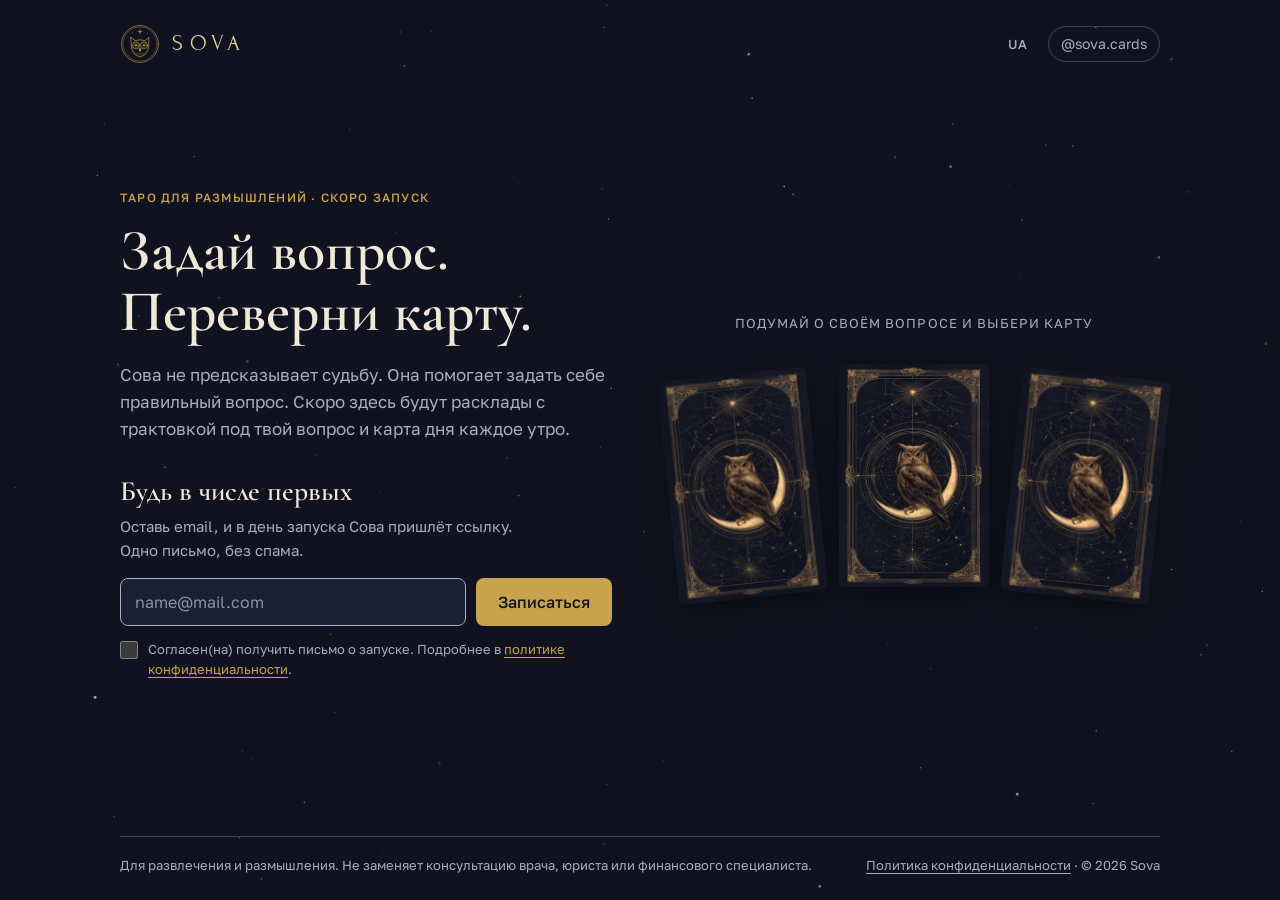
<file: index.html>
<!doctype html>
<html lang="ru">
<head>
<meta charset="utf-8">
<meta name="viewport" content="width=device-width, initial-scale=1, viewport-fit=cover">
<title>Sova — таро для размышлений</title>
<meta name="description" content="Задай вопрос, переверни карту и получи трактовку под свой вопрос. Скоро запуск — оставь email, чтобы узнать первым.">
<meta name="theme-color" content="#10131F">
<link rel="icon" href="/assets/owl.svg" type="image/svg+xml">
<meta property="og:type" content="website">
<meta property="og:url" content="https://sovacards.com/">
<meta property="og:title" content="Sova — таро для размышлений">
<meta property="og:description" content="Задай вопрос и переверни карту. Скоро запуск.">
<meta property="og:image" content="https://sovacards.com/assets/og.png">
<meta property="og:image:width" content="1200">
<meta property="og:image:height" content="630">
<meta property="og:locale" content="ru_RU">
<meta property="og:locale:alternate" content="uk_UA">
<meta name="twitter:card" content="summary_large_image">
<link rel="alternate" hreflang="ru" href="https://sovacards.com/">
<link rel="alternate" hreflang="uk" href="https://sovacards.com/uk">
<link rel="alternate" hreflang="x-default" href="https://sovacards.com/">
<script>
  try {
    var l = (navigator.languages && navigator.languages[0]) || navigator.language || "";
    if (!localStorage.getItem("sova_lang") && /^uk\b/i.test(l)) location.replace("/uk" + location.search);
  } catch (e) {}
</script>
<link rel="preconnect" href="https://fonts.googleapis.com">
<link rel="preconnect" href="https://fonts.gstatic.com" crossorigin>
<link rel="stylesheet" href="https://fonts.googleapis.com/css2?family=Cormorant+Garamond:ital,wght@0,500;0,600;1,500&family=Forum&family=Golos+Text:wght@400;500&display=swap">
<link rel="stylesheet" href="/assets/style.css">
</head>
<body>
<canvas id="sky" aria-hidden="true"></canvas>

<div class="page">
  <header class="top">
    <a class="brand" href="/" aria-label="Sova, на главную">
      <img src="/assets/owl.svg" width="40" height="40" alt="">
      <span class="wordmark">SOVA</span>
    </a>
    <div class="top-r">
      <a class="lang" href="/uk" hreflang="uk" lang="uk" data-setlang="uk" aria-label="Українською">UA</a>
      <a class="ig" href="https://instagram.com/sova.cards" rel="noopener">@sova.cards</a>
    </div>
  </header>

  <main class="hero">
    <section class="copy">
      <p class="eyebrow">Таро для размышлений · скоро запуск</p>
      <h1>Задай вопрос.<br>Переверни карту.</h1>
      <p class="lead">Сова не предсказывает судьбу. Она помогает задать себе правильный вопрос. Скоро здесь будут расклады с трактовкой под твой вопрос и карта дня каждое утро.</p>
    </section>

    <section class="deck" aria-labelledby="deck-title">
      <h2 id="deck-title" class="sr-only">Попробуй: вытяни карту</h2>
      <p class="hint" id="hint">Подумай о своём вопросе и выбери карту</p>
      <div class="cards" id="cards">
        <button class="card" type="button" data-i="0" aria-label="Карта 1"><span class="inner"><span class="back"></span><span class="face"></span></span></button>
        <button class="card" type="button" data-i="1" aria-label="Карта 2"><span class="inner"><span class="back"></span><span class="face"></span></span></button>
        <button class="card" type="button" data-i="2" aria-label="Карта 3"><span class="inner"><span class="back"></span><span class="face"></span></span></button>
      </div>
      <div class="reading" id="reading" aria-live="polite" hidden>
        <p class="r-meaning" id="r-meaning"></p>
        <p class="r-question" id="r-question"></p>
        <button class="link-btn" type="button" id="again">Перемешать колоду</button>
      </div>
    </section>

    <section class="signup" aria-labelledby="signup-title">
      <h2 id="signup-title">Будь в числе первых</h2>
      <p class="sub">Оставь email, и в день запуска Сова пришлёт ссылку. Одно письмо, без спама.</p>
      <form id="form" novalidate>
        <div class="field">
          <label for="email" class="sr-only">Email</label>
          <input id="email" name="email" type="email" inputmode="email" autocomplete="email" placeholder="name@mail.com" required>
          <button type="submit" id="submit">Записаться</button>
        </div>
        <label class="hp" aria-hidden="true">Сайт <input type="text" name="website" id="website" tabindex="-1" autocomplete="off"></label>
        <label class="consent">
          <input type="checkbox" id="consent" required>
          <span>Согласен(на) получить письмо о запуске. Подробнее в <a href="/privacy">политике конфиденциальности</a>.</span>
        </label>
        <p class="msg" id="msg" role="status"></p>
      </form>
      <div class="done-card" id="done" tabindex="-1" hidden>
        <img src="/assets/owl.svg" width="56" height="56" alt="">
        <div>
          <p class="done-title">Ты в списке</p>
          <p class="done-text">Сова напишет на <strong id="done-email"></strong> в день запуска. А пока загляни в <a href="https://instagram.com/sova.cards" rel="noopener">@sova.cards</a>: там карта дня.</p>
          <button class="link-btn" type="button" id="another">Записать другой email</button>
        </div>
      </div>
    </section>
  </main>

  <footer class="foot">
    <p>Для развлечения и размышления. Не заменяет консультацию врача, юриста или финансового специалиста.</p>
    <p><a href="/privacy">Политика конфиденциальности</a> · © 2026 Sova</p>
  </footer>
</div>

<script src="/assets/app.js" defer></script>
</body>
</html>
</file>
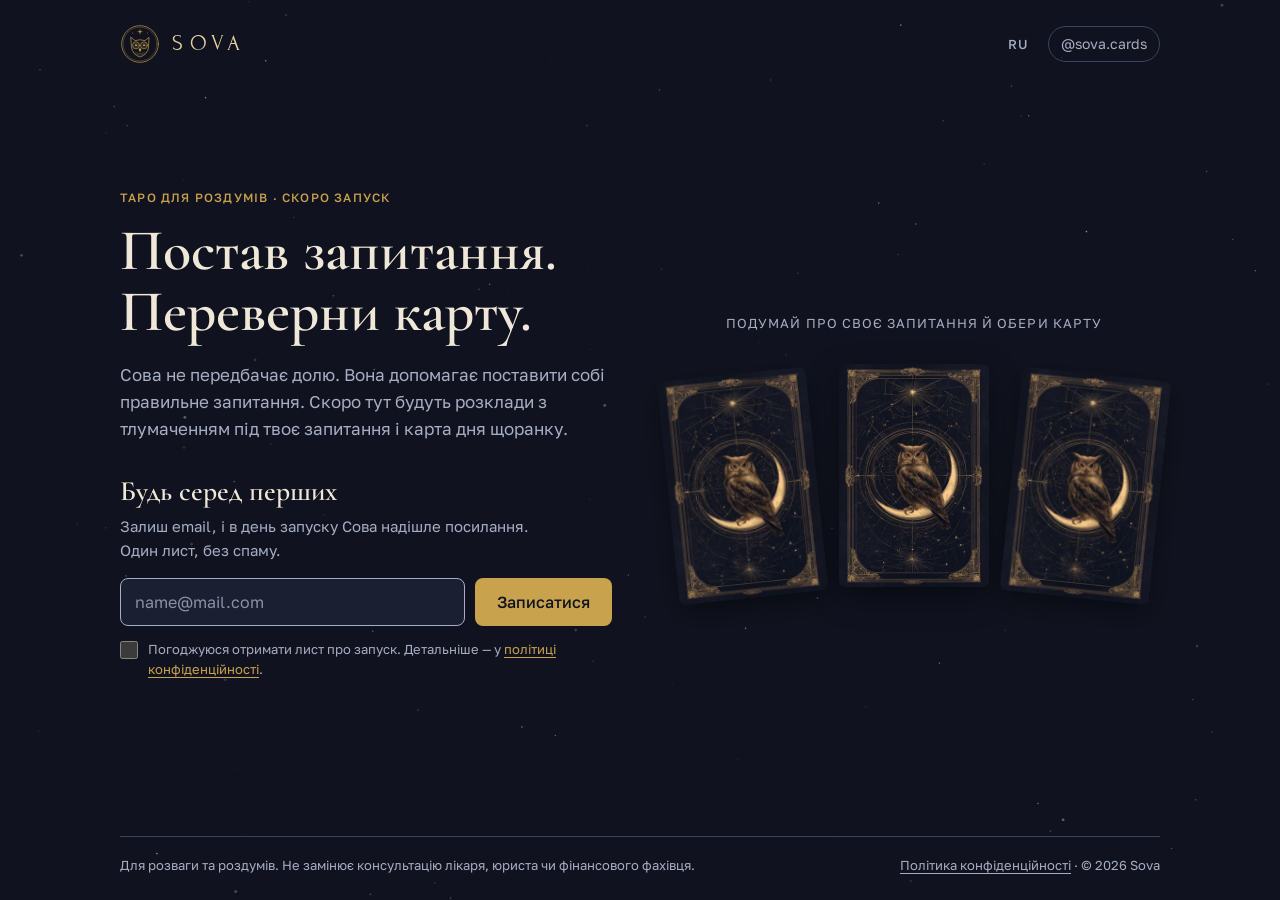
<file: uk/index.html>
<!doctype html>
<html lang="uk">
<head>
<meta charset="utf-8">
<meta name="viewport" content="width=device-width, initial-scale=1, viewport-fit=cover">
<title>Sova — таро для роздумів</title>
<meta name="description" content="Постав запитання, переверни карту й отримай тлумачення під своє запитання. Скоро запуск — залиш email, щоб дізнатися серед перших.">
<meta name="theme-color" content="#10131F">
<link rel="icon" href="/assets/owl.svg" type="image/svg+xml">
<meta property="og:type" content="website">
<meta property="og:url" content="https://sovacards.com/uk">
<meta property="og:title" content="Sova — таро для роздумів">
<meta property="og:description" content="Постав запитання й переверни карту. Скоро запуск.">
<meta property="og:image" content="https://sovacards.com/assets/og.png">
<meta property="og:image:width" content="1200">
<meta property="og:image:height" content="630">
<meta property="og:locale" content="uk_UA">
<meta property="og:locale:alternate" content="ru_RU">
<meta name="twitter:card" content="summary_large_image">
<link rel="alternate" hreflang="ru" href="https://sovacards.com/">
<link rel="alternate" hreflang="uk" href="https://sovacards.com/uk">
<link rel="alternate" hreflang="x-default" href="https://sovacards.com/">
<link rel="preconnect" href="https://fonts.googleapis.com">
<link rel="preconnect" href="https://fonts.gstatic.com" crossorigin>
<link rel="stylesheet" href="https://fonts.googleapis.com/css2?family=Cormorant+Garamond:ital,wght@0,500;0,600;1,500&family=Forum&family=Golos+Text:wght@400;500&display=swap">
<link rel="stylesheet" href="/assets/style.css">
</head>
<body>
<canvas id="sky" aria-hidden="true"></canvas>

<div class="page">
  <header class="top">
    <a class="brand" href="/uk" aria-label="Sova, на головну">
      <img src="/assets/owl.svg" width="40" height="40" alt="">
      <span class="wordmark">SOVA</span>
    </a>
    <div class="top-r">
      <a class="lang" href="/" hreflang="ru" lang="ru" data-setlang="ru" aria-label="На русском">RU</a>
      <a class="ig" href="https://instagram.com/sova.cards" rel="noopener">@sova.cards</a>
    </div>
  </header>

  <main class="hero">
    <section class="copy">
      <p class="eyebrow">Таро для роздумів · скоро запуск</p>
      <h1>Постав запитання.<br>Переверни карту.</h1>
      <p class="lead">Сова не передбачає долю. Вона допомагає поставити собі правильне запитання. Скоро тут будуть розклади з тлумаченням під твоє запитання і карта дня щоранку.</p>
    </section>

    <section class="deck" aria-labelledby="deck-title">
      <h2 id="deck-title" class="sr-only">Спробуй: витягни карту</h2>
      <p class="hint" id="hint">Подумай про своє запитання й обери карту</p>
      <div class="cards" id="cards">
        <button class="card" type="button" data-i="0" aria-label="Карта 1"><span class="inner"><span class="back"></span><span class="face"></span></span></button>
        <button class="card" type="button" data-i="1" aria-label="Карта 2"><span class="inner"><span class="back"></span><span class="face"></span></span></button>
        <button class="card" type="button" data-i="2" aria-label="Карта 3"><span class="inner"><span class="back"></span><span class="face"></span></span></button>
      </div>
      <div class="reading" id="reading" aria-live="polite" hidden>
        <p class="r-meaning" id="r-meaning"></p>
        <p class="r-question" id="r-question"></p>
        <button class="link-btn" type="button" id="again">Перетасувати колоду</button>
      </div>
    </section>

    <section class="signup" aria-labelledby="signup-title">
      <h2 id="signup-title">Будь серед перших</h2>
      <p class="sub">Залиш email, і в день запуску Сова надішле посилання. Один лист, без спаму.</p>
      <form id="form" novalidate>
        <div class="field">
          <label for="email" class="sr-only">Email</label>
          <input id="email" name="email" type="email" inputmode="email" autocomplete="email" placeholder="name@mail.com" required>
          <button type="submit" id="submit">Записатися</button>
        </div>
        <label class="hp" aria-hidden="true">Сайт <input type="text" name="website" id="website" tabindex="-1" autocomplete="off"></label>
        <label class="consent">
          <input type="checkbox" id="consent" required>
          <span>Погоджуюся отримати лист про запуск. Детальніше — у <a href="/uk/privacy">політиці конфіденційності</a>.</span>
        </label>
        <p class="msg" id="msg" role="status"></p>
      </form>
      <div class="done-card" id="done" tabindex="-1" hidden>
        <img src="/assets/owl.svg" width="56" height="56" alt="">
        <div>
          <p class="done-title">Ти в списку</p>
          <p class="done-text">Сова напише на <strong id="done-email"></strong> у день запуску. А поки зазирни в <a href="https://instagram.com/sova.cards" rel="noopener">@sova.cards</a>: там карта дня.</p>
          <button class="link-btn" type="button" id="another">Записати інший email</button>
        </div>
      </div>
    </section>
  </main>

  <footer class="foot">
    <p>Для розваги та роздумів. Не замінює консультацію лікаря, юриста чи фінансового фахівця.</p>
    <p><a href="/uk/privacy">Політика конфіденційності</a> · © 2026 Sova</p>
  </footer>
</div>

<script src="/assets/app.js" defer></script>
</body>
</html>
</file>
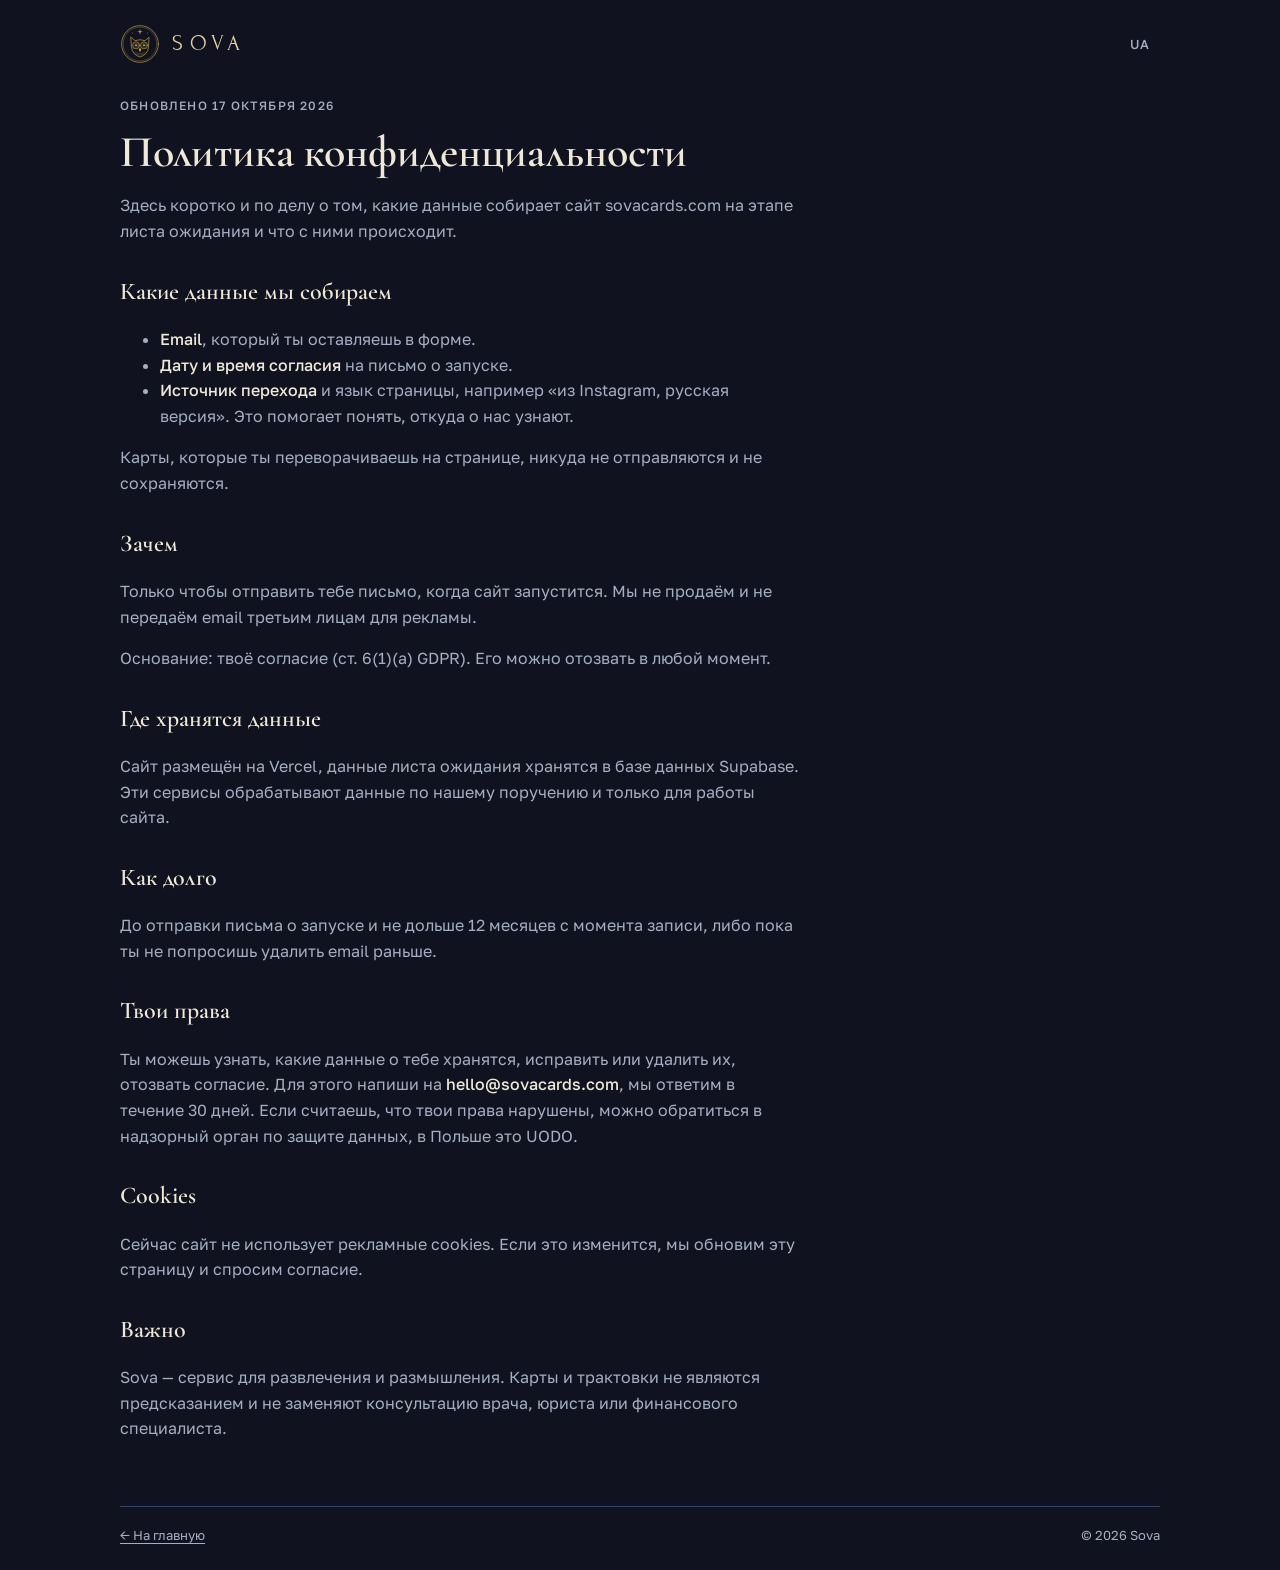
<file: privacy.html>
<!doctype html>
<html lang="ru">
<head>
<meta charset="utf-8">
<meta name="viewport" content="width=device-width, initial-scale=1, viewport-fit=cover">
<title>Политика конфиденциальности — Sova</title>
<meta name="robots" content="noindex">
<meta name="theme-color" content="#10131F">
<link rel="icon" href="/assets/owl.svg" type="image/svg+xml">
<link rel="preconnect" href="https://fonts.googleapis.com">
<link rel="preconnect" href="https://fonts.gstatic.com" crossorigin>
<link rel="stylesheet" href="https://fonts.googleapis.com/css2?family=Cormorant+Garamond:ital,wght@0,500;0,600;1,500&family=Forum&family=Golos+Text:wght@400;500&display=swap">
<link rel="stylesheet" href="/assets/style.css">
</head>
<body>
<div class="page">
  <header class="top">
    <a class="brand" href="/" aria-label="Sova, на главную">
      <img src="/assets/owl.svg" width="40" height="40" alt="">
      <span class="wordmark">SOVA</span>
    </a>
    <div class="top-r">
      <a class="lang" href="/uk/privacy" hreflang="uk" lang="uk" aria-label="Українською">UA</a>
    </div>
  </header>

  <main class="doc">
    <p class="eyebrow">Обновлено 17 октября 2026</p>
    <h1>Политика конфиденциальности</h1>
    <p>Здесь коротко и по делу о том, какие данные собирает сайт sovacards.com на этапе листа ожидания и что с ними происходит.</p>

    <h2>Какие данные мы собираем</h2>
    <ul>
      <li><strong>Email</strong>, который ты оставляешь в форме.</li>
      <li><strong>Дату и время согласия</strong> на письмо о запуске.</li>
      <li><strong>Источник перехода</strong> и язык страницы, например «из Instagram, русская версия». Это помогает понять, откуда о нас узнают.</li>
    </ul>
    <p>Карты, которые ты переворачиваешь на странице, никуда не отправляются и не сохраняются.</p>

    <h2>Зачем</h2>
    <p>Только чтобы отправить тебе письмо, когда сайт запустится. Мы не продаём и не передаём email третьим лицам для рекламы.</p>
    <p>Основание: твоё согласие (ст. 6(1)(a) GDPR). Его можно отозвать в любой момент.</p>

    <h2>Где хранятся данные</h2>
    <p>Сайт размещён на Vercel, данные листа ожидания хранятся в базе данных Supabase. Эти сервисы обрабатывают данные по нашему поручению и только для работы сайта.</p>

    <h2>Как долго</h2>
    <p>До отправки письма о запуске и не дольше 12 месяцев с момента записи, либо пока ты не попросишь удалить email раньше.</p>

    <h2>Твои права</h2>
    <p>Ты можешь узнать, какие данные о тебе хранятся, исправить или удалить их, отозвать согласие. Для этого напиши на <strong>hello@sovacards.com</strong>, мы ответим в течение 30 дней. Если считаешь, что твои права нарушены, можно обратиться в надзорный орган по защите данных, в Польше это UODO.</p>

    <h2>Cookies</h2>
    <p>Сейчас сайт не использует рекламные cookies. Если это изменится, мы обновим эту страницу и спросим согласие.</p>

    <h2>Важно</h2>
    <p>Sova — сервис для развлечения и размышления. Карты и трактовки не являются предсказанием и не заменяют консультацию врача, юриста или финансового специалиста.</p>
  </main>

  <footer class="foot">
    <p><a href="/">← На главную</a></p>
    <p>© 2026 Sova</p>
  </footer>
</div>
</body>
</html>
</file>
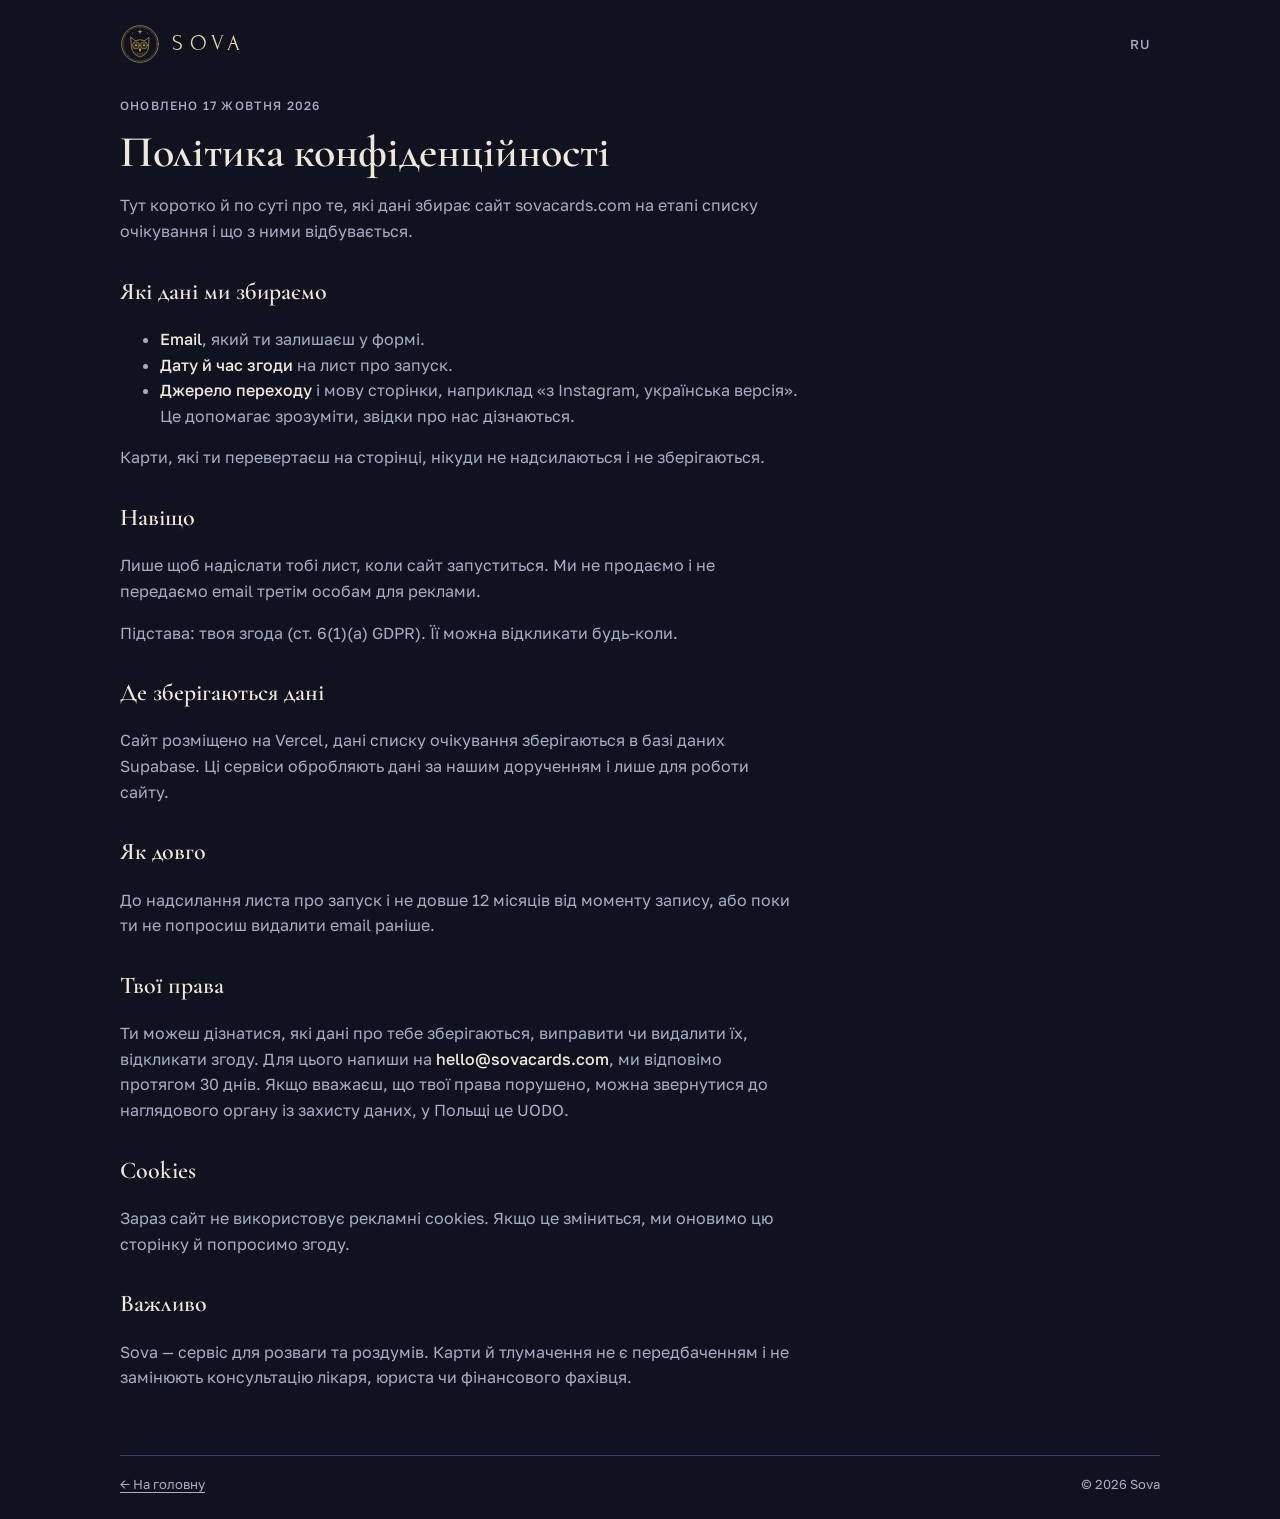
<file: uk/privacy.html>
<!doctype html>
<html lang="uk">
<head>
<meta charset="utf-8">
<meta name="viewport" content="width=device-width, initial-scale=1, viewport-fit=cover">
<title>Політика конфіденційності — Sova</title>
<meta name="robots" content="noindex">
<meta name="theme-color" content="#10131F">
<link rel="icon" href="/assets/owl.svg" type="image/svg+xml">
<link rel="preconnect" href="https://fonts.googleapis.com">
<link rel="preconnect" href="https://fonts.gstatic.com" crossorigin>
<link rel="stylesheet" href="https://fonts.googleapis.com/css2?family=Cormorant+Garamond:ital,wght@0,500;0,600;1,500&family=Forum&family=Golos+Text:wght@400;500&display=swap">
<link rel="stylesheet" href="/assets/style.css">
</head>
<body>
<div class="page">
  <header class="top">
    <a class="brand" href="/uk" aria-label="Sova, на головну">
      <img src="/assets/owl.svg" width="40" height="40" alt="">
      <span class="wordmark">SOVA</span>
    </a>
    <div class="top-r">
      <a class="lang" href="/privacy" hreflang="ru" lang="ru" aria-label="На русском">RU</a>
    </div>
  </header>

  <main class="doc">
    <p class="eyebrow">Оновлено 17 жовтня 2026</p>
    <h1>Політика конфіденційності</h1>
    <p>Тут коротко й по суті про те, які дані збирає сайт sovacards.com на етапі списку очікування і що з ними відбувається.</p>

    <h2>Які дані ми збираємо</h2>
    <ul>
      <li><strong>Email</strong>, який ти залишаєш у формі.</li>
      <li><strong>Дату й час згоди</strong> на лист про запуск.</li>
      <li><strong>Джерело переходу</strong> і мову сторінки, наприклад «з Instagram, українська версія». Це допомагає зрозуміти, звідки про нас дізнаються.</li>
    </ul>
    <p>Карти, які ти перевертаєш на сторінці, нікуди не надсилаються і не зберігаються.</p>

    <h2>Навіщо</h2>
    <p>Лише щоб надіслати тобі лист, коли сайт запуститься. Ми не продаємо і не передаємо email третім особам для реклами.</p>
    <p>Підстава: твоя згода (ст. 6(1)(a) GDPR). Її можна відкликати будь-коли.</p>

    <h2>Де зберігаються дані</h2>
    <p>Сайт розміщено на Vercel, дані списку очікування зберігаються в базі даних Supabase. Ці сервіси обробляють дані за нашим дорученням і лише для роботи сайту.</p>

    <h2>Як довго</h2>
    <p>До надсилання листа про запуск і не довше 12 місяців від моменту запису, або поки ти не попросиш видалити email раніше.</p>

    <h2>Твої права</h2>
    <p>Ти можеш дізнатися, які дані про тебе зберігаються, виправити чи видалити їх, відкликати згоду. Для цього напиши на <strong>hello@sovacards.com</strong>, ми відповімо протягом 30 днів. Якщо вважаєш, що твої права порушено, можна звернутися до наглядового органу із захисту даних, у Польщі це UODO.</p>

    <h2>Cookies</h2>
    <p>Зараз сайт не використовує рекламні cookies. Якщо це зміниться, ми оновимо цю сторінку й попросимо згоду.</p>

    <h2>Важливо</h2>
    <p>Sova — сервіс для розваги та роздумів. Карти й тлумачення не є передбаченням і не замінюють консультацію лікаря, юриста чи фінансового фахівця.</p>
  </main>

  <footer class="foot">
    <p><a href="/uk">← На головну</a></p>
    <p>© 2026 Sova</p>
  </footer>
</div>
</body>
</html>
</file>
<file: assets/style.css>
/* Sova brand tokens — from the Sova design system (theme "Ночь") */
:root {
  --ground: #10131F;
  --surface: #1A1F31;
  --surface-raised: #242B42;
  --line: #3A4363;
  --ink: #EFE8D8;
  --ink-muted: #A7ADC2;
  --gold: #C9A24D;
  --gold-light: #E6D3A3;
  --midnight: #33437A;
  --moonlight: #E6D3A3;
  --on-gold: #10131F;
  --danger: #F0A39A;
  --ok: #9FD3B0;

  --font-display: "Forum", "Times New Roman", serif;
  --font-serif: "Cormorant Garamond", Georgia, serif;
  --font-sans: "Golos Text", system-ui, -apple-system, "Segoe UI", sans-serif;

  --radius-sm: 4px;
  --radius-md: 8px;
  --radius-card: 12px;
  --glow-gold: 0 0 28px rgba(201, 162, 77, 0.35);
  color-scheme: dark;
}

* { box-sizing: border-box; }
html, body { margin: 0; }
body {
  background: var(--ground);
  color: var(--ink);
  font-family: var(--font-sans);
  font-size: 16px;
  line-height: 1.6;
  -webkit-font-smoothing: antialiased;
  min-height: 100vh;
}
a { color: var(--gold); text-underline-offset: 3px; }
a:hover { color: var(--gold-light); }
:focus-visible { outline: 2px solid var(--gold); outline-offset: 3px; border-radius: var(--radius-sm); }
.sr-only { position: absolute; width: 1px; height: 1px; padding: 0; margin: -1px; overflow: hidden; clip: rect(0 0 0 0); white-space: nowrap; border: 0; }

#sky { position: fixed; inset: 0; width: 100%; height: 100%; z-index: 0; pointer-events: none; }

.page {
  position: relative;
  z-index: 1;
  max-width: 1080px;
  margin: 0 auto;
  padding-left: max(20px, env(safe-area-inset-left, 0px));
  padding-right: max(20px, env(safe-area-inset-right, 0px));
  padding-top: max(16px, env(safe-area-inset-top, 0px));
  padding-bottom: max(24px, env(safe-area-inset-bottom, 0px));
  min-height: 100vh;
  display: flex;
  flex-direction: column;
}

/* header */
.top { display: flex; align-items: center; justify-content: space-between; gap: 16px; padding-block: 8px 24px; }
.brand { display: flex; align-items: center; gap: 12px; text-decoration: none; color: var(--gold-light); }
.wordmark { font-family: var(--font-display); font-size: 22px; letter-spacing: 0.3em; }
.top-r { display: flex; align-items: center; gap: 10px; }
.lang { font-size: 13px; font-weight: 500; letter-spacing: 0.06em; color: var(--ink-muted); text-decoration: none; padding: 6px 10px; border-radius: 999px; }
.lang:hover { color: var(--gold-light); }
.ig { font-size: 14px; color: var(--ink-muted); text-decoration: none; border: 1px solid var(--line); padding: 6px 12px; border-radius: 999px; }
.ig:hover { color: var(--gold-light); border-color: var(--gold); }

/* layout */
.hero {
  flex: 1;
  display: grid;
  grid-template-columns: minmax(0, 1fr) minmax(0, 1fr);
  grid-template-areas: "copy deck" "signup deck";
  column-gap: 56px;
  row-gap: 32px;
  align-items: start;
  padding-block: 24px 48px;
}
.copy { grid-area: copy; align-self: end; }
.deck { grid-area: deck; align-self: center; }
.signup { grid-area: signup; }

@media (max-width: 820px) {
  .hero { grid-template-columns: minmax(0, 1fr); grid-template-areas: "copy" "deck" "signup"; row-gap: 36px; padding-block: 8px 32px; }
}

/* copy */
.eyebrow { margin: 0 0 14px; font-size: 12px; font-weight: 500; letter-spacing: 0.1em; text-transform: uppercase; color: var(--gold); }
h1 {
  margin: 0 0 18px;
  font-family: var(--font-serif);
  font-weight: 600;
  font-size: clamp(38px, 6vw, 58px);
  line-height: 1.05;
  color: var(--ink);
  text-wrap: balance;
}
.lead { margin: 0; max-width: 46ch; color: var(--ink-muted); font-size: 17px; }

/* deck */
.hint { text-align: center; margin: 0 0 30px; font-size: 13px; letter-spacing: 0.08em; text-transform: uppercase; color: var(--ink-muted); min-height: 1.6em; }
.cards { display: flex; justify-content: center; gap: clamp(10px, 2.4vw, 22px); perspective: 1000px; }
.card {
  --w: clamp(96px, 26vw, 150px);
  width: var(--w);
  aspect-ratio: 2 / 3;
  padding: 0;
  border: 0;
  background: none;
  cursor: pointer;
  border-radius: var(--radius-card);
  transition: transform 0.5s cubic-bezier(.2, .8, .2, 1), opacity 0.5s;
  -webkit-tap-highlight-color: transparent;
}
.card { position: relative; }
.card:nth-child(1) { transform: translate(0, 10px) rotate(-6deg); }
.card:nth-child(3) { transform: translate(0, 10px) rotate(6deg); }
.cards:not(.done):not(.shuffling) .card:hover { transform: translateY(-10px); }
.cards.shuffling { pointer-events: none; }
.cards.done .card { cursor: default; }
.cards.done .card:not(.picked) { opacity: 0.28; transform: scale(0.94); }
.cards.done .card.picked { transform: translateY(-14px) scale(1.06); }

.inner { position: relative; display: block; width: 100%; height: 100%; transform-style: preserve-3d; transition: transform 0.85s cubic-bezier(.3, .7, .2, 1); }
.card.picked .inner { transform: rotateY(180deg); }
.back, .face {
  position: absolute;
  inset: 0;
  border-radius: 6px;
  backface-visibility: hidden;
  -webkit-backface-visibility: hidden;
  overflow: hidden;
  background: var(--ground);
  box-shadow: 0 10px 30px rgba(0, 0, 0, 0.45);
}
.back { background: var(--ground) url("/assets/cards/back.webp") center / cover no-repeat; }
.face { transform: rotateY(180deg); }
.card.picked .face { box-shadow: var(--glow-gold); }
.f-img { position: absolute; inset: 0; width: 100%; height: 100%; display: block; }
.f-name {
  position: absolute; left: 6%; right: 6%; bottom: 7.5%;
  font-family: var(--font-display); font-size: clamp(9px, 2.5vw, 13px); letter-spacing: 0.12em;
  text-transform: uppercase; text-align: center; color: var(--gold-light); line-height: 1.15;
  text-shadow: 0 0 8px rgba(16, 19, 31, 0.9);
}

.spark { position: absolute; width: 4px; height: 4px; border-radius: 50%; background: var(--gold-light); pointer-events: none; animation: spark 0.9s ease-out forwards; }
@keyframes spark { from { opacity: 1; transform: translate(0, 0) scale(1); } to { opacity: 0; transform: translate(var(--dx), var(--dy)) scale(0.3); } }

.reading { margin: 26px auto 0; max-width: 40ch; text-align: center; }
.reading[hidden] { display: none; }
/* толкование проявляется по строкам: значение, вопрос, кнопка */
.reading > * {
  opacity: 0;
  transform: translateY(12px);
  filter: blur(6px);
  transition: opacity 0.35s ease, transform 0.35s ease, filter 0.35s ease;
}
.reading.show > * {
  opacity: 1;
  transform: none;
  filter: blur(0);
  transition: opacity 0.9s ease, transform 1s cubic-bezier(.2, .8, .2, 1), filter 0.9s ease;
}
.reading.show > :nth-child(2) { transition-delay: 0.35s; }
.reading.show > :nth-child(3) { transition-delay: 0.75s; }
.hint { transition: opacity 0.35s ease; }
.hint.fade { opacity: 0; }
@media (prefers-reduced-motion: reduce) {
  .reading > *, .reading.show > * { transition: none; filter: none; transform: none; }
}
.r-meaning { margin: 0 0 10px; color: var(--ink); }
.r-question { margin: 0 0 16px; font-family: var(--font-serif); font-style: italic; font-weight: 500; font-size: 22px; line-height: 1.35; color: var(--gold-light); }
.link-btn { background: none; border: 0; padding: 4px 0; color: var(--gold); font: 500 14px var(--font-sans); cursor: pointer; text-decoration: underline; text-underline-offset: 3px; }
.link-btn:hover { color: var(--gold-light); }

/* signup */
.signup h2 { margin: 0 0 6px; font-family: var(--font-serif); font-weight: 600; font-size: 28px; line-height: 1.2; }
.sub { margin: 0 0 16px; color: var(--ink-muted); font-size: 15px; max-width: 46ch; }
.field { display: flex; gap: 10px; flex-wrap: wrap; }
.field input {
  flex: 1 1 220px;
  min-width: 0;
  height: 48px;
  padding: 0 14px;
  border-radius: var(--radius-md);
  border: 1px solid var(--ink-muted);
  background: var(--surface);
  color: var(--ink);
  font: 16px var(--font-sans);
}
.field input::placeholder { color: var(--ink-muted); opacity: 0.8; }
.field input:focus { outline: none; border-color: var(--gold); box-shadow: 0 0 0 3px rgba(201, 162, 77, 0.25); }
.field input[aria-invalid="true"] { border-color: var(--danger); }
.field button {
  flex: 0 0 auto;
  height: 48px;
  padding: 0 22px;
  border: 0;
  border-radius: var(--radius-md);
  background: var(--gold);
  color: var(--on-gold);
  font: 500 16px var(--font-sans);
  cursor: pointer;
}
.field button:hover { background: var(--gold-light); }
.field button[disabled] { opacity: 0.6; cursor: progress; }
@media (max-width: 420px) { .field button { flex: 1 1 100%; } }
.consent { display: flex; gap: 10px; align-items: flex-start; margin-top: 14px; font-size: 13px; line-height: 1.5; color: var(--ink-muted); cursor: pointer; }
.consent input { width: 18px; height: 18px; margin: 1px 0 0; accent-color: var(--gold); flex: none; }
.hp { position: absolute; left: -10000px; width: 1px; height: 1px; overflow: hidden; }
.done-card {
  display: flex;
  gap: 18px;
  align-items: flex-start;
  padding: 20px;
  border: 1.5px solid var(--gold);
  border-radius: var(--radius-card);
  background: var(--surface);
  box-shadow: var(--glow-gold);
  animation: rise 0.6s cubic-bezier(.2, .8, .2, 1);
}
.done-card[hidden] { display: none; }
.done-card:focus { outline: none; }
.done-card img { flex: none; }
.done-title { margin: 0 0 4px; font-family: var(--font-serif); font-weight: 600; font-size: 26px; line-height: 1.2; color: var(--gold-light); }
.done-text { margin: 0 0 10px; color: var(--ink-muted); font-size: 15px; }
.done-text strong { color: var(--ink); font-weight: 500; overflow-wrap: anywhere; }
@keyframes rise { from { opacity: 0; transform: translateY(10px); } to { opacity: 1; transform: none; } }
.msg { min-height: 1.5em; margin: 12px 0 0; font-size: 14px; }
.msg.err { color: var(--danger); }
.msg.ok { color: var(--ok); }

/* footer */
.foot { border-top: 1px solid var(--line); padding-top: 18px; font-size: 13px; color: var(--ink-muted); display: flex; flex-wrap: wrap; justify-content: space-between; gap: 6px 24px; }
.foot p { margin: 0; }
.foot a { color: var(--ink-muted); }
.foot a:hover { color: var(--gold-light); }

/* privacy page */
.doc { max-width: 680px; padding-block: 8px 48px; flex: 1; }
.doc h1 { font-size: clamp(32px, 5vw, 44px); }
.doc h2 { font-family: var(--font-serif); font-weight: 600; font-size: 24px; margin: 28px 0 8px; }
.doc p, .doc li { color: var(--ink-muted); }
.doc strong { color: var(--ink); font-weight: 500; }

@media (prefers-reduced-motion: reduce) {
  *, *::before, *::after { animation: none !important; transition-duration: 0.01ms !important; }
  .card.picked .inner { transition: none; }
}
</file>
